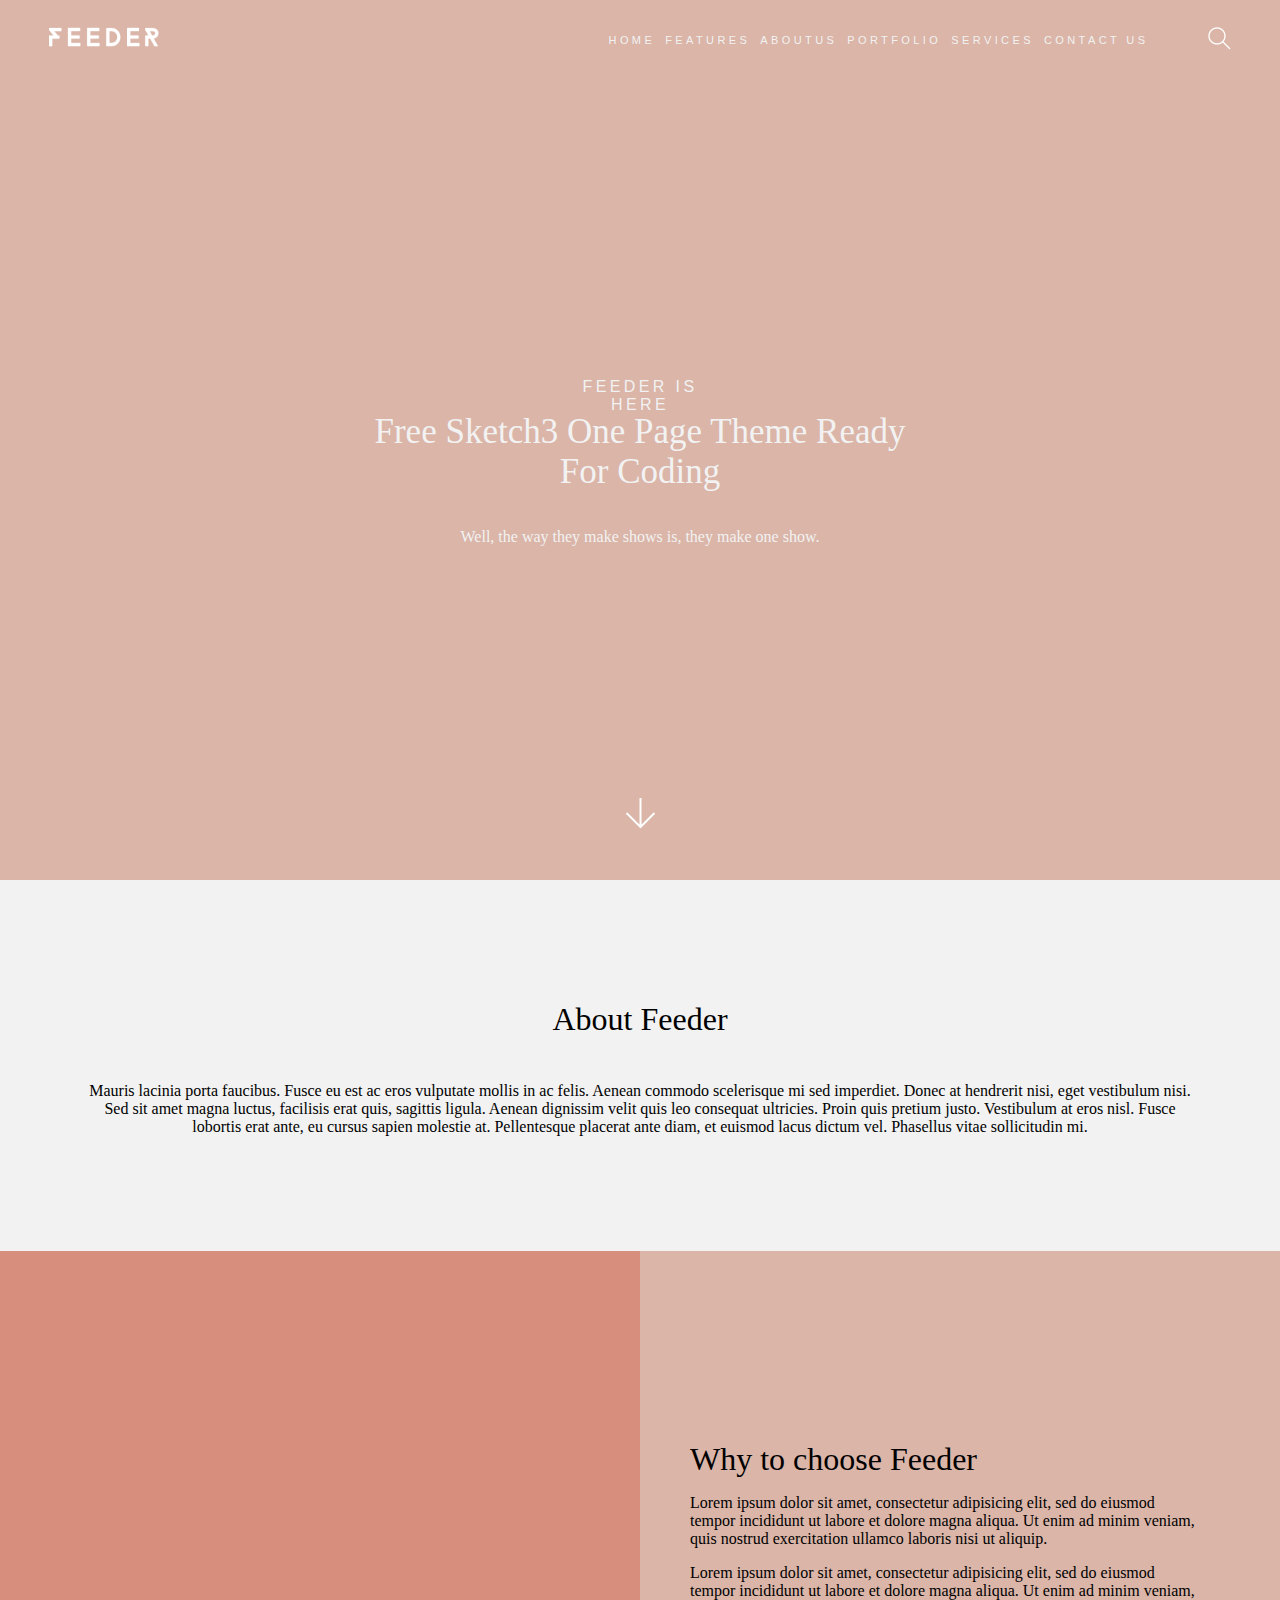
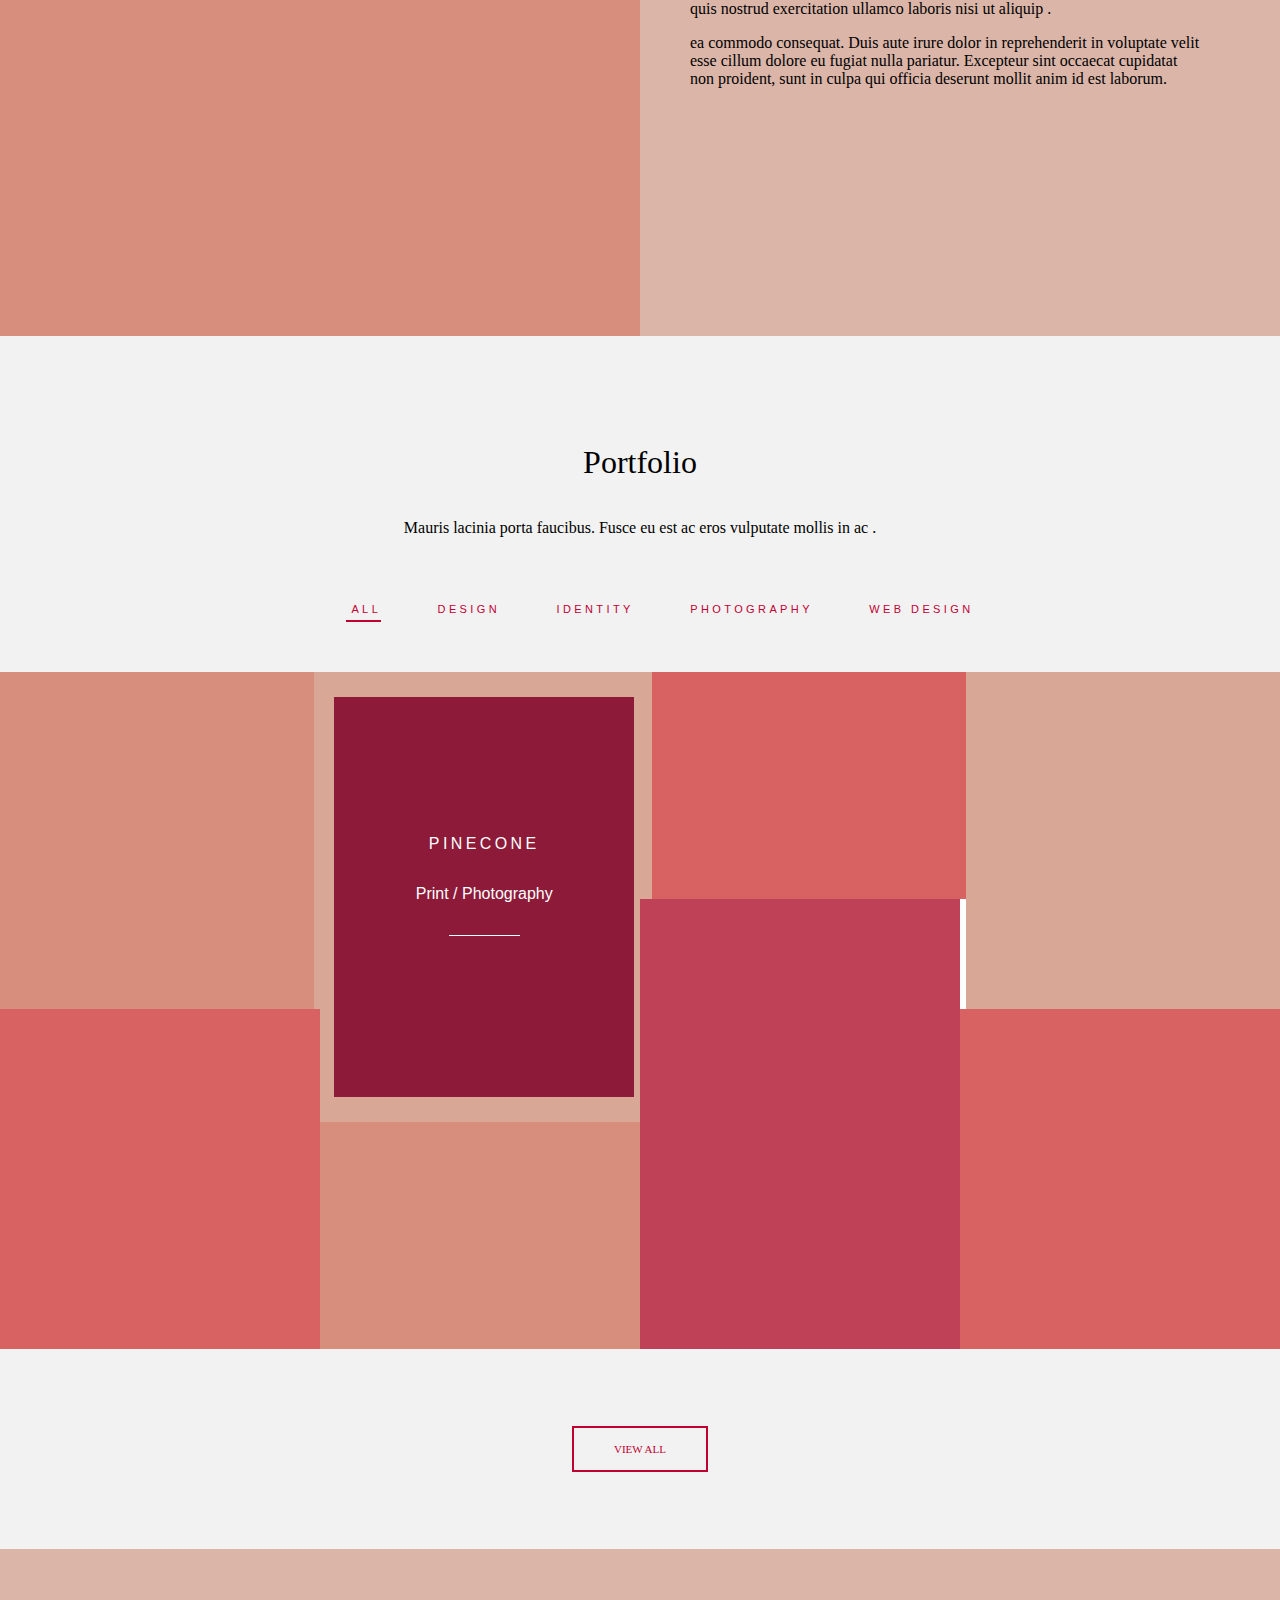
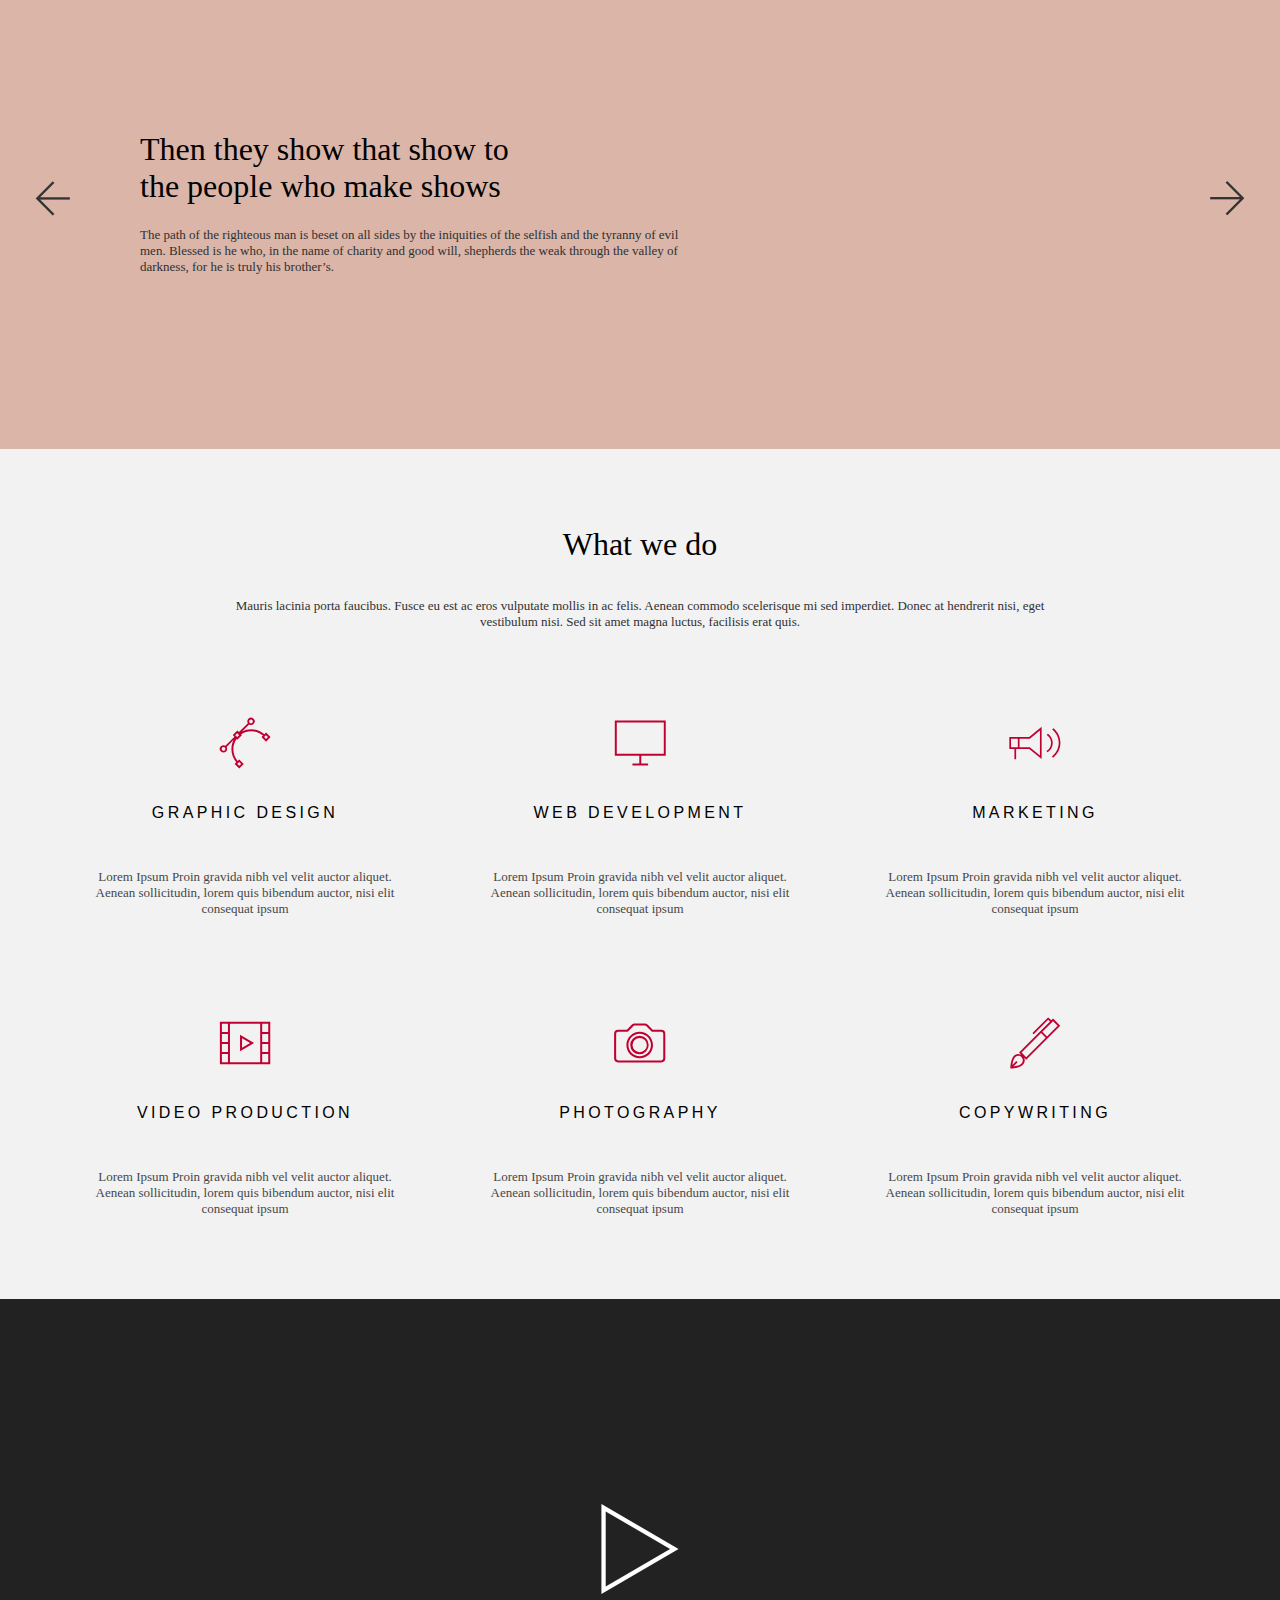
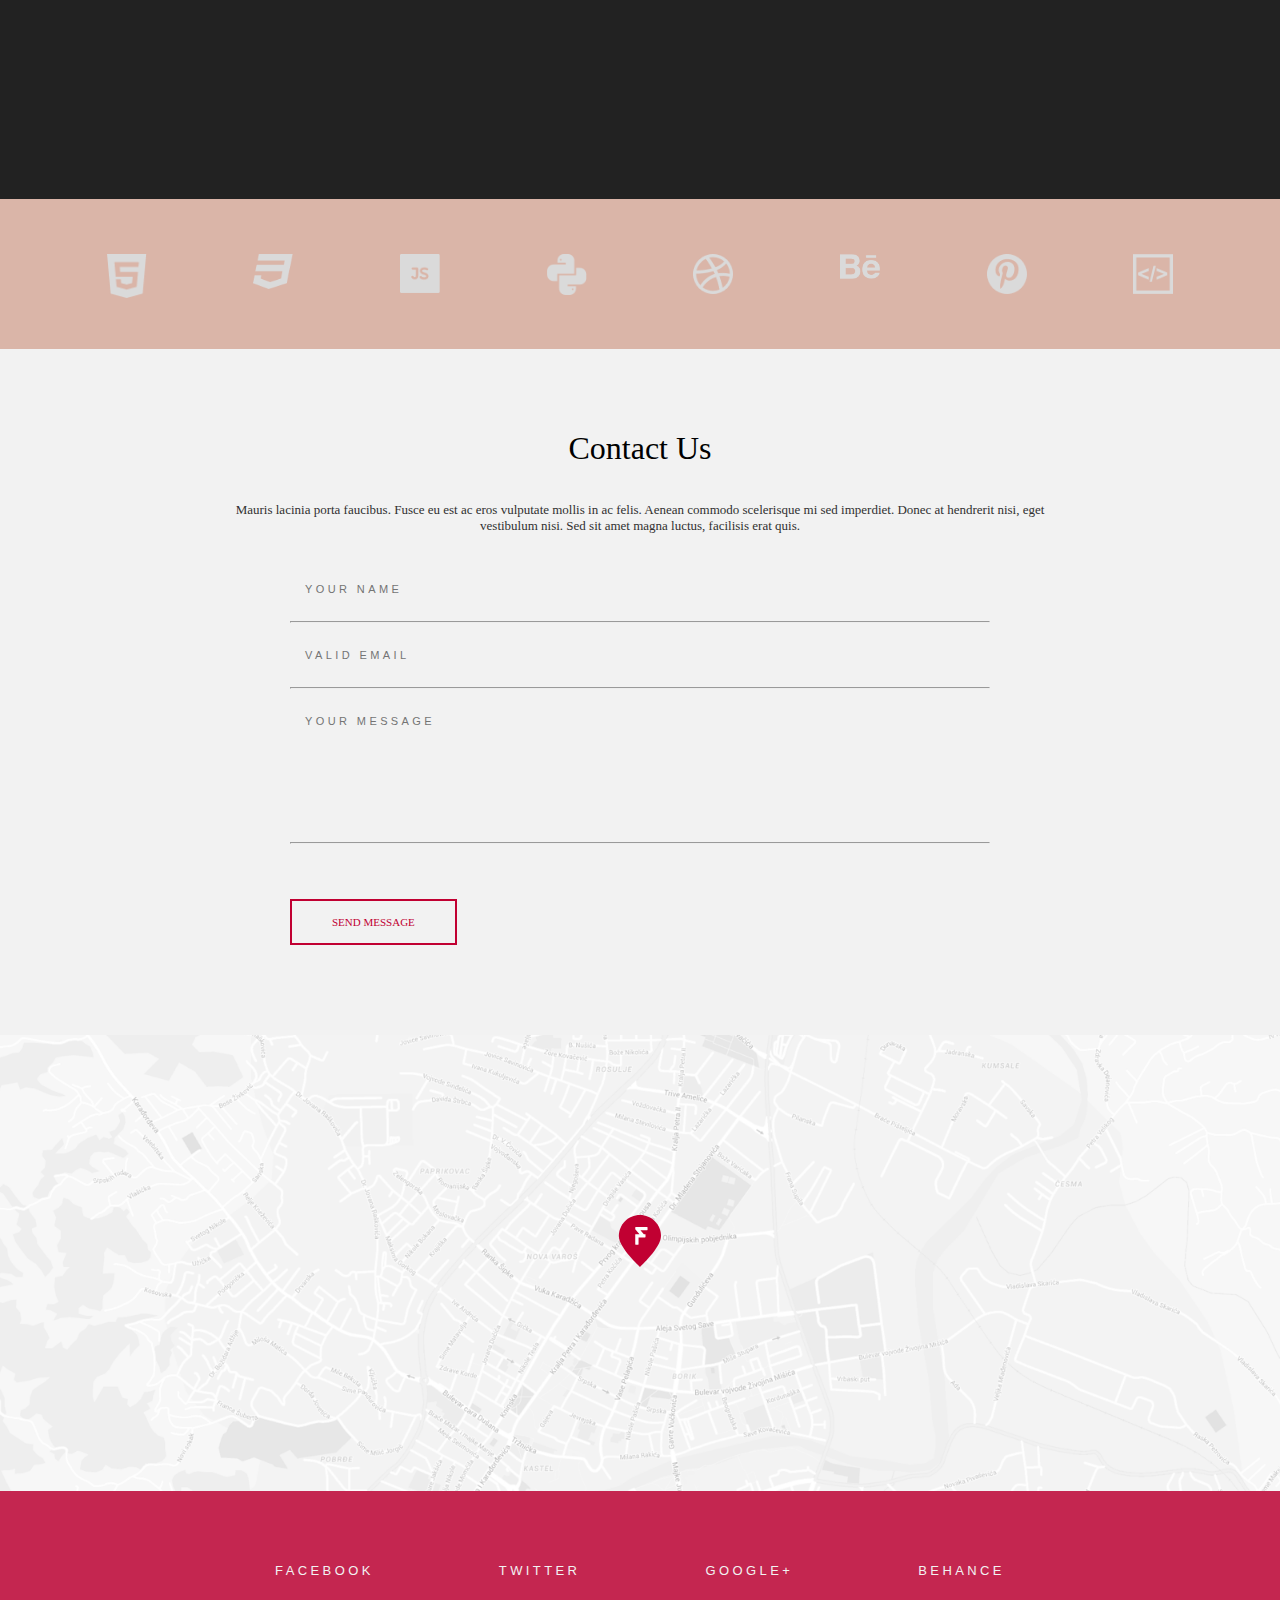
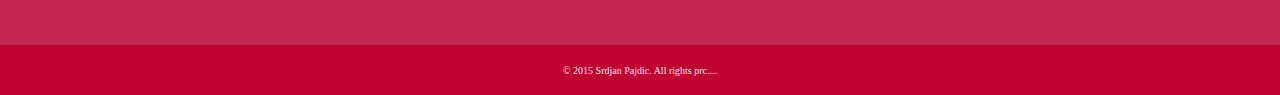
<file: Proyecto1/index.html>
<!DOCTYPE html>
<html lang="en">
  <head>
    <meta charset="UTF-8" />
    <meta name="viewport" content="width=device-width, initial-scale=1.0" />
    <meta http-equiv="X-UA-Compatible" content="ie=edge" />
    <link rel="stylesheet" href="style.css" />
    <title>Document</title>
  </head>
  <body>
    <!-- Barra superior -->
    <nav>
      <div class="feeder-logo">
        <img src="./Imagenes/feeder-logo.png" alt="Logo Feeder" />
      </div>
      <div class="contenedor-lista">
        <ul class="lista">
          <li><a href="">HOME</a></li>
          <li><a href=""> FEATURES</a></li>
          <li><a href="">ABOUTUS</a></li>
          <li><a href="">PORTFOLIO</a></li>
          <li><a href="">SERVICES</a></li>
          <li><a href="">CONTACT US</a></li>
        </ul>
      </div>
      <div><img src="./Imagenes/search.png" alt="Search" /></div>
    </nav>
    <!-- Barra superior -->

    <!-- Encabezado -->
    <header>
      <div id="p1">FEEDER IS HERE</div>
      <div id="p2">Free Sketch3 One Page Theme Ready For Coding</div>
      <div id="p3">Well, the way they make shows is, they make one show.</div>
      <div id="arrow">
        <img src="./Imagenes/arrow-down.png" alt="Flecha abajo" />
      </div>
    </header>
    <!-- Encabezado -->

    <!-- About -->
    <section class="about">
      <h1>About Feeder</h1>
      <p>
        Mauris lacinia porta faucibus. Fusce eu est ac eros vulputate mollis in
        ac felis. Aenean commodo scelerisque mi sed imperdiet. Donec at
        hendrerit nisi, eget vestibulum nisi. Sed sit amet magna luctus,
        facilisis erat quis, sagittis ligula. Aenean dignissim velit quis leo
        consequat ultricies. Proin quis pretium justo. Vestibulum at eros nisl.
        Fusce lobortis erat ante, eu cursus sapien molestie at. Pellentesque
        placerat ante diam, et euismod lacus dictum vel. Phasellus vitae
        sollicitudin mi.
      </p>
    </section>
    <!-- About -->

    <!-- Why choose -->
    <section class="why">
      <div class="izquierda"></div>
      <div class="derecha">
        <div class="text-why">
          <h1>Why to choose Feeder</h1>
          <p>
            Lorem ipsum dolor sit amet, consectetur adipisicing elit, sed do
            eiusmod tempor incididunt ut labore et dolore magna aliqua. Ut enim
            ad minim veniam, quis nostrud exercitation ullamco laboris nisi ut
            aliquip.
          </p>

          <p>
            Lorem ipsum dolor sit amet, consectetur adipisicing elit, sed do
            eiusmod tempor incididunt ut labore et dolore magna aliqua. Ut enim
            ad minim veniam, quis nostrud exercitation ullamco laboris nisi ut
            aliquip .
          </p>
          <p>
            ea commodo consequat. Duis aute irure dolor in reprehenderit in
            voluptate velit esse cillum dolore eu fugiat nulla pariatur.
            Excepteur sint occaecat cupidatat non proident, sunt in culpa qui
            officia deserunt mollit anim id est laborum.
          </p>
        </div>
      </div>
    </section>
    <!-- Why choose -->

    <!-- Portfolio -->
    <section class="portfolio">
      <div class="text-portfolio">
        <h1>Portfolio</h1>
        <p>
          Mauris lacinia porta faucibus. Fusce eu est ac eros vulputate mollis
          in ac .
        </p>
      </div>
      <div class="selector">
        <ul>
          <li id="all">ALL</li>
          <li>DESIGN</li>
          <li>IDENTITY</li>
          <li>PHOTOGRAPHY</li>
          <li>WEB DESIGN</li>
        </ul>
      </div>
    </section>
    <!-- Portfolio -->

    <!-- Cuadraditos -->
    <section>
      <div class="cuadraditos">
        <div class="section-top">
          <div class="square-one"></div>
          <div class="square-two">
            <div class="into-square">
              <p id="pinecone">PINECONE</p>
              <p>Print / Photography</p>
              <p id="print">HolaChau</p>
            </div>
          </div>
          <div class="square-three"></div>
          <div class="square-four"></div>
        </div>
        <div class="section-bottom">
          <div class="square-five"></div>
          <div class="square-six"></div>
          <div class="square-seven"></div>
          <div class="square-eight"></div>
        </div>
      </div>
    </section>
    <!-- Cuadraditos -->

    <!-- View All -->
    <section>
      <div class="view-all">
        <button class="view" type="submit">VIEW ALL</button>
      </div>
    </section>
    <!-- View All -->

    <!-- They show -->
    <section class="they-show">
      <div class="arrow-left">
        <img
          src="./Imagenes/arrow-left.png"
          alt="Flecha apuntando a la izquierda"
        />
      </div>

      <div class="text-show">
        <h1>Then they show that show to the people who make shows</h1>
        <p>
          The path of the righteous man is beset on all sides by the iniquities
          of the selfish and the tyranny of evil men. Blessed is he who, in the
          name of charity and good will, shepherds the weak through the valley
          of darkness, for he is truly his brother’s.
        </p>
      </div>
      <div class="arrow-right">
        <img
          src="./Imagenes/arrow-right.png"
          alt="Flecha apuntando a la derecha"
        />
      </div>
    </section>
    <!-- They show -->

    <!-- What we do -->
    <section class="what-we-do">
      <div class="text-what">
        <h1>
          What we do
        </h1>
        <p>
          Mauris lacinia porta faucibus. Fusce eu est ac eros vulputate mollis
          in ac felis. Aenean commodo scelerisque mi sed imperdiet. Donec at
          hendrerit nisi, eget vestibulum nisi. Sed sit amet magna luctus,
          facilisis erat quis.
        </p>
      </div>
    </section>
    <!-- What we do -->

    <!-- Tarjetas -->
    <section>
      <div class="container-cards">
        <!-- Vector 1 -->
        <div class="card">
          <svg
            xmlns="http://www.w3.org/2000/svg"
            width="48"
            height="47"
            viewBox="0 0 48 47"
          >
            <g fill="none" fill-rule="">
              <path
                d="M43.417 13.787l-1.536 1.536A18.318 18.318 0 0 0 29.85 10.8c-2.987 0-5.973.768-8.533 2.133l6.485-6.485a3.08 3.08 0 0 0 1.707.512c.853 0 1.708-.34 2.39-1.024a3.4 3.4 0 0 0 0-4.864C31.213.389 30.36.048 29.507.048c-.852 0-1.707.34-2.388 1.024-1.11 1.195-1.28 2.9-.512 4.18l-8.192 8.193-1.536-1.536-4.181 4.18 1.536 1.537-8.363 8.363a3.08 3.08 0 0 0-1.708-.512c-.852 0-1.707.34-2.388 1.024a3.4 3.4 0 0 0 0 4.864c.683.597 1.536.939 2.388.939.853 0 1.708-.34 2.39-1.024 1.108-1.109 1.28-2.816.511-4.18l6.485-6.486c-3.413 6.572-2.645 14.764 2.389 20.565L14.403 42.8l4.267 4.18 4.18-4.18-4.18-4.18-1.451 1.45c-4.949-5.803-5.205-14.164-1.024-20.308l.683.683 4.267-4.181-.768-.683c2.731-1.963 6.06-2.987 9.472-2.987 4.011 0 7.765 1.45 10.837 4.01l-1.536 1.452 4.267 4.18 4.181-4.18-4.18-4.267v-.002zM20.462 42.8l-1.792 1.792-1.792-1.792 1.792-1.792 1.792 1.792zm7.851-40.448c.341-.34.768-.512 1.195-.512.428 0 .853.171 1.196.512.683.683.683 1.707 0 2.389-.341.34-.768.512-1.196.512a1.69 1.69 0 0 1-1.195-.512c-.683-.597-.683-1.707 0-2.389zM5.358 30.085c-.34.34-.768.512-1.195.512a1.69 1.69 0 0 1-1.195-.512c-.341-.256-.512-.683-.512-1.195 0-.428.17-.853.512-1.196a1.68 1.68 0 0 1 1.195-.512c.427 0 .853.172 1.195.512.683.684.683 1.792 0 2.39zm11.435-12.032l-1.792-1.792 1.792-1.792 1.792 1.792-1.792 1.792zm26.624 1.792l-1.792-1.792 1.792-1.792 1.792 1.792-1.792 1.792z"
                fill="#c10032"
              />
            </g>
          </svg>
          <p class="title">GRAPHIC DESIGN</p>
          <p class="description">
            Lorem Ipsum Proin gravida nibh vel velit auctor aliquet. Aenean
            sollicitudin, lorem quis bibendum auctor, nisi elit consequat ipsum
          </p>
        </div>

        <!-- Vector 2 -->
        <div class="card">
          <svg
            xmlns="http://www.w3.org/2000/svg"
            width="46"
            height="40"
            viewBox="0 0 46 40"
          >
            <g fill="none" fill-rule="evenodd">
              <path
                d="M45.774 31.263V.076H.724v31.187h21.658v6.93h-6.064v1.733h13.861v-1.733h-6.064v-6.93H45.773zM2.458 1.806h41.584V29.53H2.458V1.806z"
                fill="#c10032"
              />
            </g>
          </svg>

          <p class="title">WEB DEVELOPMENT</p>
          <p class="description">
            Lorem Ipsum Proin gravida nibh vel velit auctor aliquet. Aenean
            sollicitudin, lorem quis bibendum auctor, nisi elit consequat ipsum
          </p>
        </div>

        <!-- Vector 3 -->
        <div class="card">
          <svg
            xmlns="http://www.w3.org/2000/svg"
            width="53"
            height="34"
            viewBox="0 0 53 34"
          >
            <g fill="none" fill-rule="evenodd">
              <path
                d="M.34 11.013v12.129h5.2v10.396H7.27V23.142H20.6l12.655 10.24V.462L20.52 11.012H.34zm1.735 10.395v-8.663h6.93v8.663h-6.93zm19.55-9.061l9.896-8.2v25.604l-10.309-8.342H10.736v-8.662h10.406l.482-.399.001-.001zM45.246 1.99L44 3.234c4.054 3.174 6.675 8.101 6.675 13.637 0 5.685-2.764 10.724-7.005 13.884l1.254 1.255c4.549-3.482 7.485-8.967 7.485-15.139 0-6.022-2.798-11.39-7.161-14.883h-.002z"
                fill="#c10032"
              />
              <path
                d="M39.679 7.575l-1.26 1.26c2.675 1.69 4.461 4.663 4.461 8.055 0 3.54-1.945 6.63-4.82 8.272l1.263 1.263c3.174-1.992 5.291-5.512 5.291-9.535 0-3.875-1.956-7.289-4.933-9.315h-.002z"
                fill="#c10032"
              />
            </g>
          </svg>

          <p class="title">MARKETING</p>
          <p class="description">
            Lorem Ipsum Proin gravida nibh vel velit auctor aliquet. Aenean
            sollicitudin, lorem quis bibendum auctor, nisi elit consequat ipsum
          </p>
        </div>
      </div>
      <div class="container-cards">
        <!-- Vector 4 -->
        <div class="card">
          <svg
            xmlns="http://www.w3.org/2000/svg"
            width="44"
            height="36"
            viewBox="0 0 44 36"
          >
            <g fill="none" fill-rule="evenodd">
              <path
                d="M.75.1v35.798h42.617V.1H.75zm6.819 34.095H2.455v-6.819h5.114v6.819zm0-8.523H2.455v-6.819h5.114v6.819zm0-8.524H2.455V10.33h5.114v6.818zm0-8.523H2.455V1.807h5.114v6.818zm27.274 2.84v22.73H9.273V1.807h25.57v9.659zm6.82 22.73h-5.114v-6.819h5.114v6.819zm0-8.523h-5.114v-6.819h5.114v6.819zm0-8.524h-5.114V10.33h5.114v6.818zm0-8.523h-5.114V1.807h5.114v6.818z"
                fill="#c10032"
              />
              <path
                d="M17.796 11.11v13.778L29.73 18l-11.933-6.89zm1.705 2.953L26.319 18l-6.818 3.937V14.063z"
                fill="#c10032"
              />
            </g>
          </svg>
          <p class="title">VIDEO PRODUCTION</p>
          <p class="description">
            Lorem Ipsum Proin gravida nibh vel velit auctor aliquet. Aenean
            sollicitudin, lorem quis bibendum auctor, nisi elit consequat ipsum
          </p>
        </div>

        <!-- Vector 5 -->
        <div class="card">
          <svg
            xmlns="http://www.w3.org/2000/svg"
            width="44"
            height="34"
            viewBox="0 0 44 34"
          >
            <g fill="none" fill-rule="evenodd">
              <path
                d="M39.942 5.737h-7.166l-4.167-4.176c-.005-.005-.01-.008-.013-.013l-.008-.007a3.45 3.45 0 0 0-2.436-1H17.49a3.447 3.447 0 0 0-2.538 1.119l-.003-.01-4.08 4.089H3.554A3.465 3.465 0 0 0 .09 9.205v20.792a3.466 3.466 0 0 0 3.465 3.466H39.94a3.466 3.466 0 0 0 3.466-3.466V9.205a3.466 3.466 0 0 0-3.466-3.466l.002-.002zm1.734 24.258c0 .954-.779 1.732-1.734 1.732H3.556a1.735 1.735 0 0 1-1.732-1.732V9.203c0-.955.779-1.732 1.732-1.732h8.031l2.607-2.611.042.126 1.989-2.151a1.712 1.712 0 0 1 1.266-.564h8.663c.458 0 .89.177 1.23.513l4.673 4.685h7.885c.955 0 1.734.777 1.734 1.733v20.793z"
                fill="#c10032"
              />
              <path
                d="M21.75 7.471c-6.22 0-11.263 5.04-11.263 11.261 0 6.22 5.042 11.265 11.263 11.265 6.22 0 11.263-5.044 11.263-11.265 0-6.22-5.042-11.261-11.263-11.261zm0 20.792c-5.255 0-9.529-4.276-9.529-9.53 0-5.256 4.275-9.528 9.529-9.528s9.529 4.274 9.529 9.527c0 5.255-4.275 9.53-9.529 9.53z"
                fill="#c10032"
              />
              <path
                d="M21.75 10.936a7.798 7.798 0 1 0 .002 15.591 7.798 7.798 0 0 0-.002-15.591zm0 13.86a6.072 6.072 0 0 1-6.064-6.065 6.07 6.07 0 0 1 6.064-6.063 6.07 6.07 0 0 1 6.065 6.063 6.072 6.072 0 0 1-6.065 6.066z"
                fill="#c10032"
              />
            </g>
          </svg>

          <p class="title">PHOTOGRAPHY</p>
          <p class="description">
            Lorem Ipsum Proin gravida nibh vel velit auctor aliquet. Aenean
            sollicitudin, lorem quis bibendum auctor, nisi elit consequat ipsum
          </p>
        </div>

        <!-- Vector 6 -->
        <div class="card">
          <svg
            xmlns="http://www.w3.org/2000/svg"
            width="49"
            height="50"
            viewBox="0 0 49 50"
          >
            <g fill="none" fill-rule="evenodd">
              <path
                d="M48.753 8.428L41.845 1.52l-1.69 1.692L37.789.848a.867.867 0 0 0-1.225 0L22.527 14.886a.867.867 0 0 0 1.225 1.225L37.176 2.686l1.754 1.751L9.16 34.204l2.007 2.007a6.062 6.062 0 0 0-6.98 1.149c-.123.12-.24.25-.352.386a4.512 4.512 0 0 0-.159.2 3.551 3.551 0 0 0-.174.238c-.042.058-.084.117-.123.175C.86 42.147.747 49.391.747 49.391s.263.013.722.013c2.081 0 8.14-.284 11.311-3.455a6.074 6.074 0 0 0 1.148-6.982l2.143 2.143L48.754 8.427l-.001.001zm-37.2 36.298c-1.933 1.934-5.326 2.6-7.746 2.829l3.944-3.944-1.225-1.225-3.778 3.778c.307-2.31.92-5.112 2.08-6.853l.048-.07.042-.06c.038-.053.077-.11.143-.195.03-.037.057-.076.11-.136a4.314 4.314 0 0 1 3.312-1.537c1.16 0 2.25.451 3.07 1.272a4.35 4.35 0 0 1 0 6.14zM46.304 8.428L36.028 18.705l-4.46-4.458L41.846 3.971l4.459 4.457zm-15.96 7.043l4.458 4.457L16.07 38.661l-4.459-4.457 18.733-18.733z"
                fill="#c10032"
              />
            </g>
          </svg>

          <p class="title">COPYWRITING</p>
          <p class="description">
            Lorem Ipsum Proin gravida nibh vel velit auctor aliquet. Aenean
            sollicitudin, lorem quis bibendum auctor, nisi elit consequat ipsum
          </p>
        </div>
      </div>
    </section>
    <!-- Tarjetas -->

    <!-- Media -->
    <section>
      <div class="media">
        <div class="media-play">
          <svg
            class="media-play"
            xmlns="http://www.w3.org/2000/svg"
            width="56"
            height="64"
            viewBox="0 0 56 64"
          >
            <g fill="none" fill-rule="evenodd">
              <path
                fill="#FFF"
                d="M3.61 5.296L49.388 32 3.61 58.704V5.296zM.56-.014v64.025L55.44 31.997.56-.016v.002z"
              />
            </g>
          </svg>
        </div>
      </div>
    </section>
    <!-- Media -->

    <!-- Iconos -->
    <section>
      <div class="iconos">
        <div class="iconos-img">
          <img src="./Imagenes/html-3.png" alt="Logo de HTML" />
        </div>
        <div class="iconos-img">
          <img src="./Imagenes/css-1.png" alt="Logo de CSS" />
        </div>
        <div class="iconos-img">
          <img src="./Imagenes/fileformat-7.png" alt="JavaScript Logo" />
        </div>
        <div class="iconos-img">
          <img src="./Imagenes/snakes.png" alt="Logo de Serpientes" />
        </div>
        <div class="iconos-img">
          <img src="./Imagenes/dribbble-11.png" alt="Logo de Navegación" />
        </div>
        <div class="iconos-img">
          <img src="./Imagenes/behance-2.png" alt="Logo de Behance" />
        </div>
        <div class="iconos-img">
          <img src="./Imagenes/pinterest-11.png" alt="Logo de Pinterest" />
        </div>
        <div class="iconos-img">
          <img src="./Imagenes/html-25.png" alt="Logo de Simbolos" />
        </div>
      </div>
    </section>
    <!-- Iconos -->

    <!-- Contact Us-->
    <section>
      <div class="contact-us">
        <div class="contact-text">
          <h1>Contact Us</h1>
          <p>
            Mauris lacinia porta faucibus. Fusce eu est ac eros vulputate mollis
            in ac felis. Aenean commodo scelerisque mi sed imperdiet. Donec at
            hendrerit nisi, eget vestibulum nisi. Sed sit amet magna luctus,
            facilisis erat quis.
          </p>
        </div>
        <div class="contact-data">
          <p>YOUR NAME</p>
          <hr />
          <p>VALID EMAIL</p>
          <hr />
          <p>YOUR MESSAGE</p>
          <hr class="last-hr" />
          <button class="contact-button" type="submit">SEND MESSAGE</button>
        </div>
      </div>
    </section>
    <!-- Contact Us -->

    <!-- Map -->
    <section>
      <div class="map">
        <img src="./Imagenes/map-bg.png" alt="Mapa de la Ciudad" />
      </div>
      <div class="location">
        <svg
          xmlns="http://www.w3.org/2000/svg"
          width="57"
          height="70"
          viewBox="0 0 57 70"
        >
          <g fill="none" fill-rule="evenodd">
            <path
              d="M28.396 70s28.396-25.921 28.396-41.604S44.08 0 28.396 0C12.713 0 0 12.713 0 28.396 0 44.08 28.396 70 28.396 70z"
              fill="#c10032"
            />
            <path
              fill="#FFF"
              d="M38.66 19.817c0 .294-.302.588-.498.588h-9.093l4.645 5.431h1.508c.407 0 .708.192.708.486v3.253c0 .294-.301.589-.708.589h-8.67v9.17c0 .294-.197.588-.499.588h-3.347c-.302 0-.603-.294-.603-.589V25.836h5.76l-5.76-6.8v-2.37c0-.294.301-.588.603-.588h15.44c.302 0 .498.294.498.589l.016 3.15z"
            />
          </g>
        </svg>
      </div>
    </section>
    <!-- Map -->

    <!-- Footer -->
    <footer>
      <div class="redes">
        <p>FACEBOOK</p>
        <p>TWITTER</p>
        <p>GOOGLE+</p>
        <p>BEHANCE</p>
      </div>
      <div class="derechos">© 2015 Srdjan Pajdic. All rights prc....</div>
    </footer>
    <!-- Footer -->
  </body>
</html>
</file>
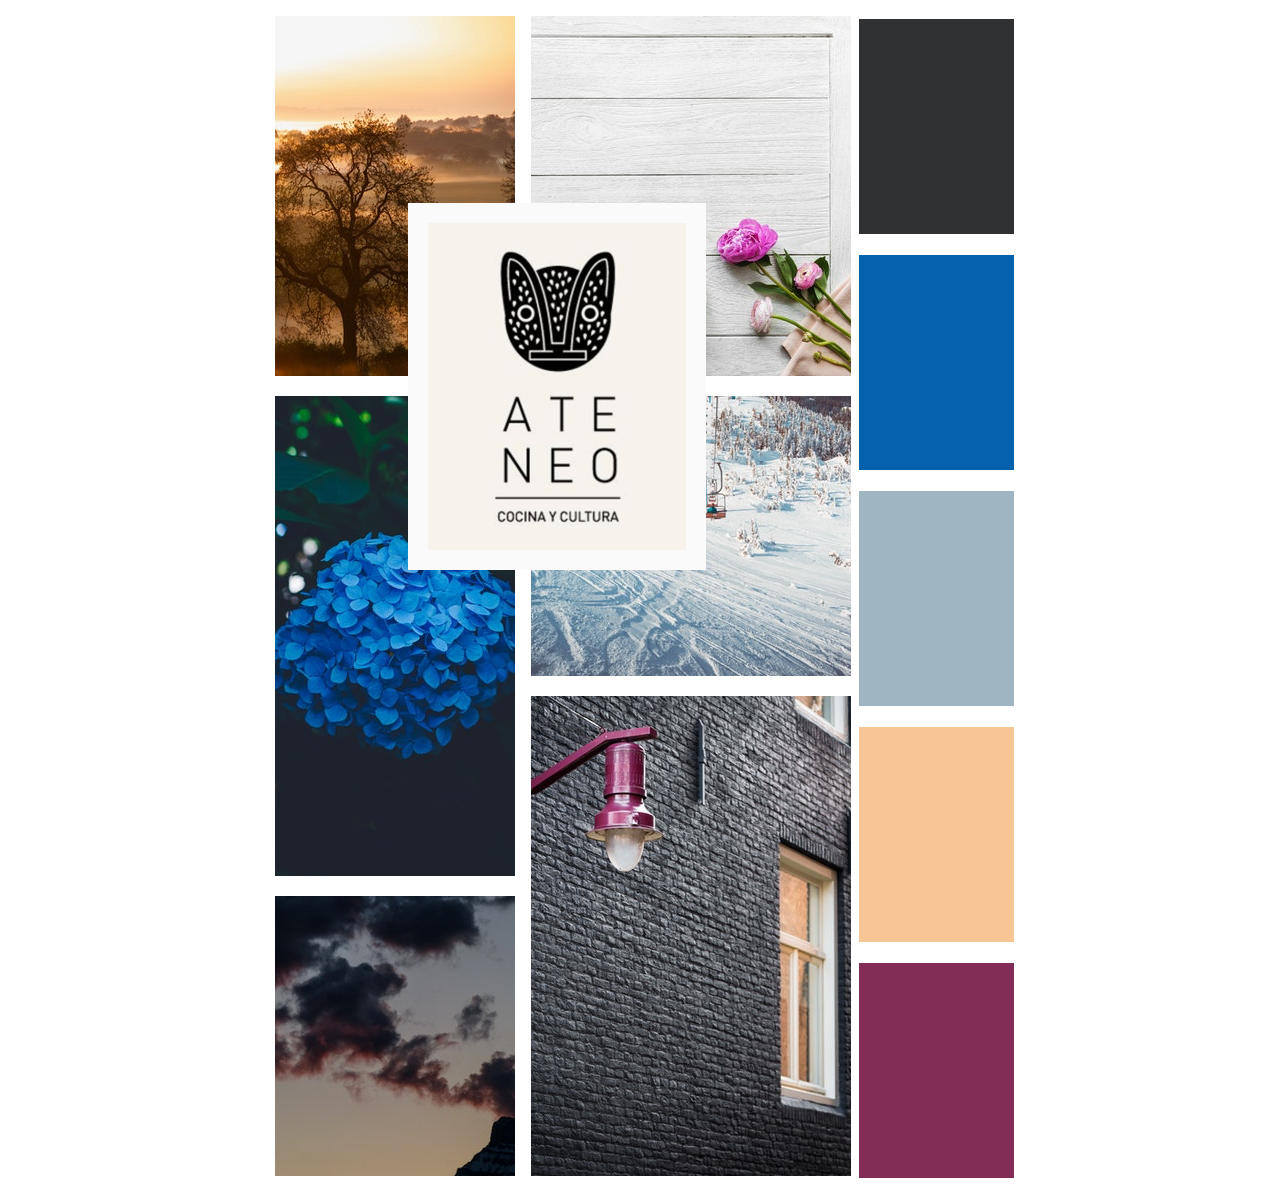
<file: Proyecto2/index.html>
<!DOCTYPE html>
<html lang="en">
  <head>
    <meta charset="UTF-8" />
    <meta name="viewport" content="width=device-width, initial-scale=1.0" />
    <meta http-equiv="X-UA-Compatible" content="ie=edge" />
    <link rel="stylesheet" href="style.css" />
    <title>Document</title>
  </head>
  <body>
    <div class="main">
      <!-- Columna 1 -->
      <div class="column-one">
        <div><img src="./Imagenes/img-m-1.png" alt="Paisaje con árbol" /></div>
        <div><img src="./Imagenes/img-l-2.png" alt="Flores azules" /></div>
        <div><img src="./Imagenes/img-s-1.png" alt="Cielo con nubes" /></div>
      </div>
      <!-- Columna 1 -->

      <!-- Columna 2 -->
      <div class="column-two">
        <div>
          <img
            src="./Imagenes/img-m-3.png"
            alt="Taza de té con flores de color rosa"
          />
        </div>
        <div>
          <img
            src="./Imagenes/img-m-2.png"
            alt="Paisaje nieve y personas en aerosilla"
          />
        </div>
        <div>
          <img src="./Imagenes/img-l-1.png" alt="Farol de una casa antigua" />
        </div>
      </div>
      <!-- Columna 2 -->

      <!-- Columna 3 -->
      <div class="column-three">
        <div class="color-one"></div>
        <div class="color-two"></div>
        <div class="color-three"></div>
        <div class="color-four"></div>
        <div class="color-five"></div>
      </div>
      <!-- Columna 3 -->
    </div>

    <!-- Logo Flotando -->
    <div class="logo">
      <img src="./Imagenes/1.png" alt="" />
    </div>
    <!-- Logo Flotando -->
  </body>
</html>
</file>
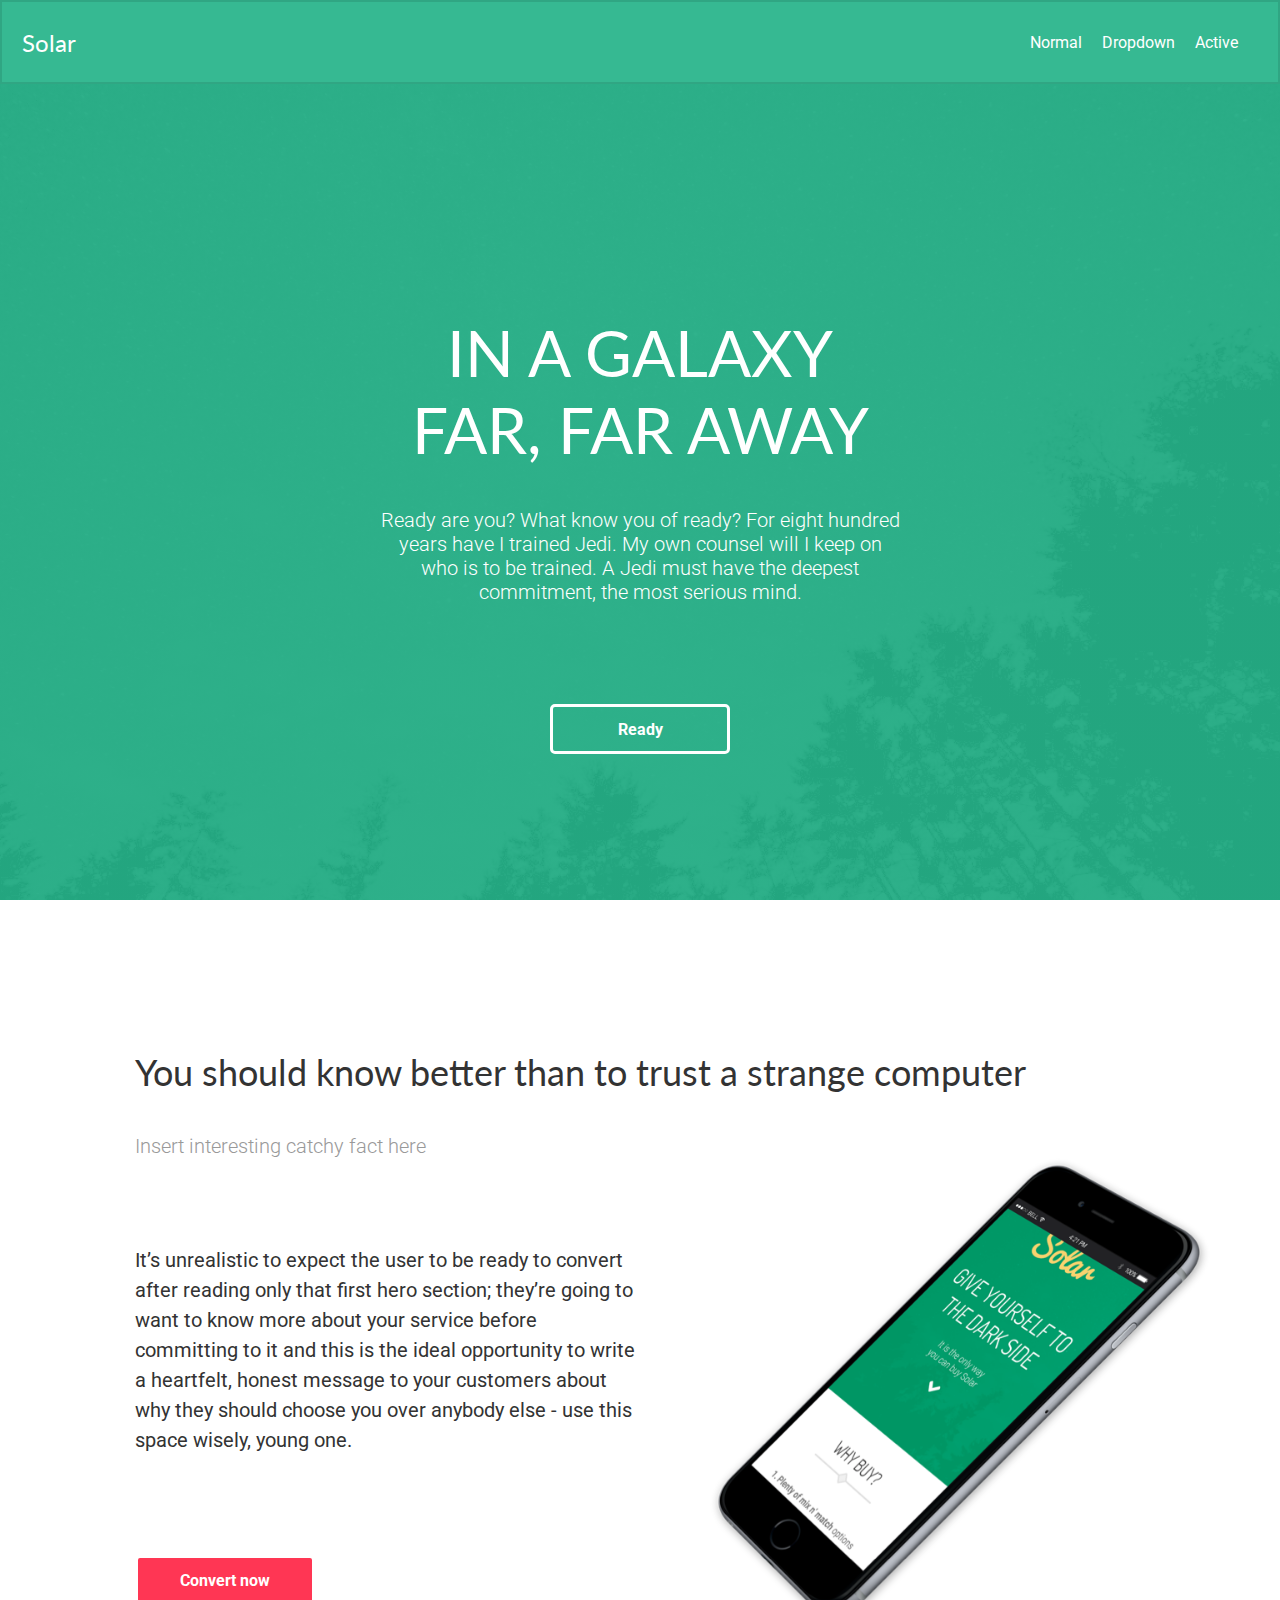
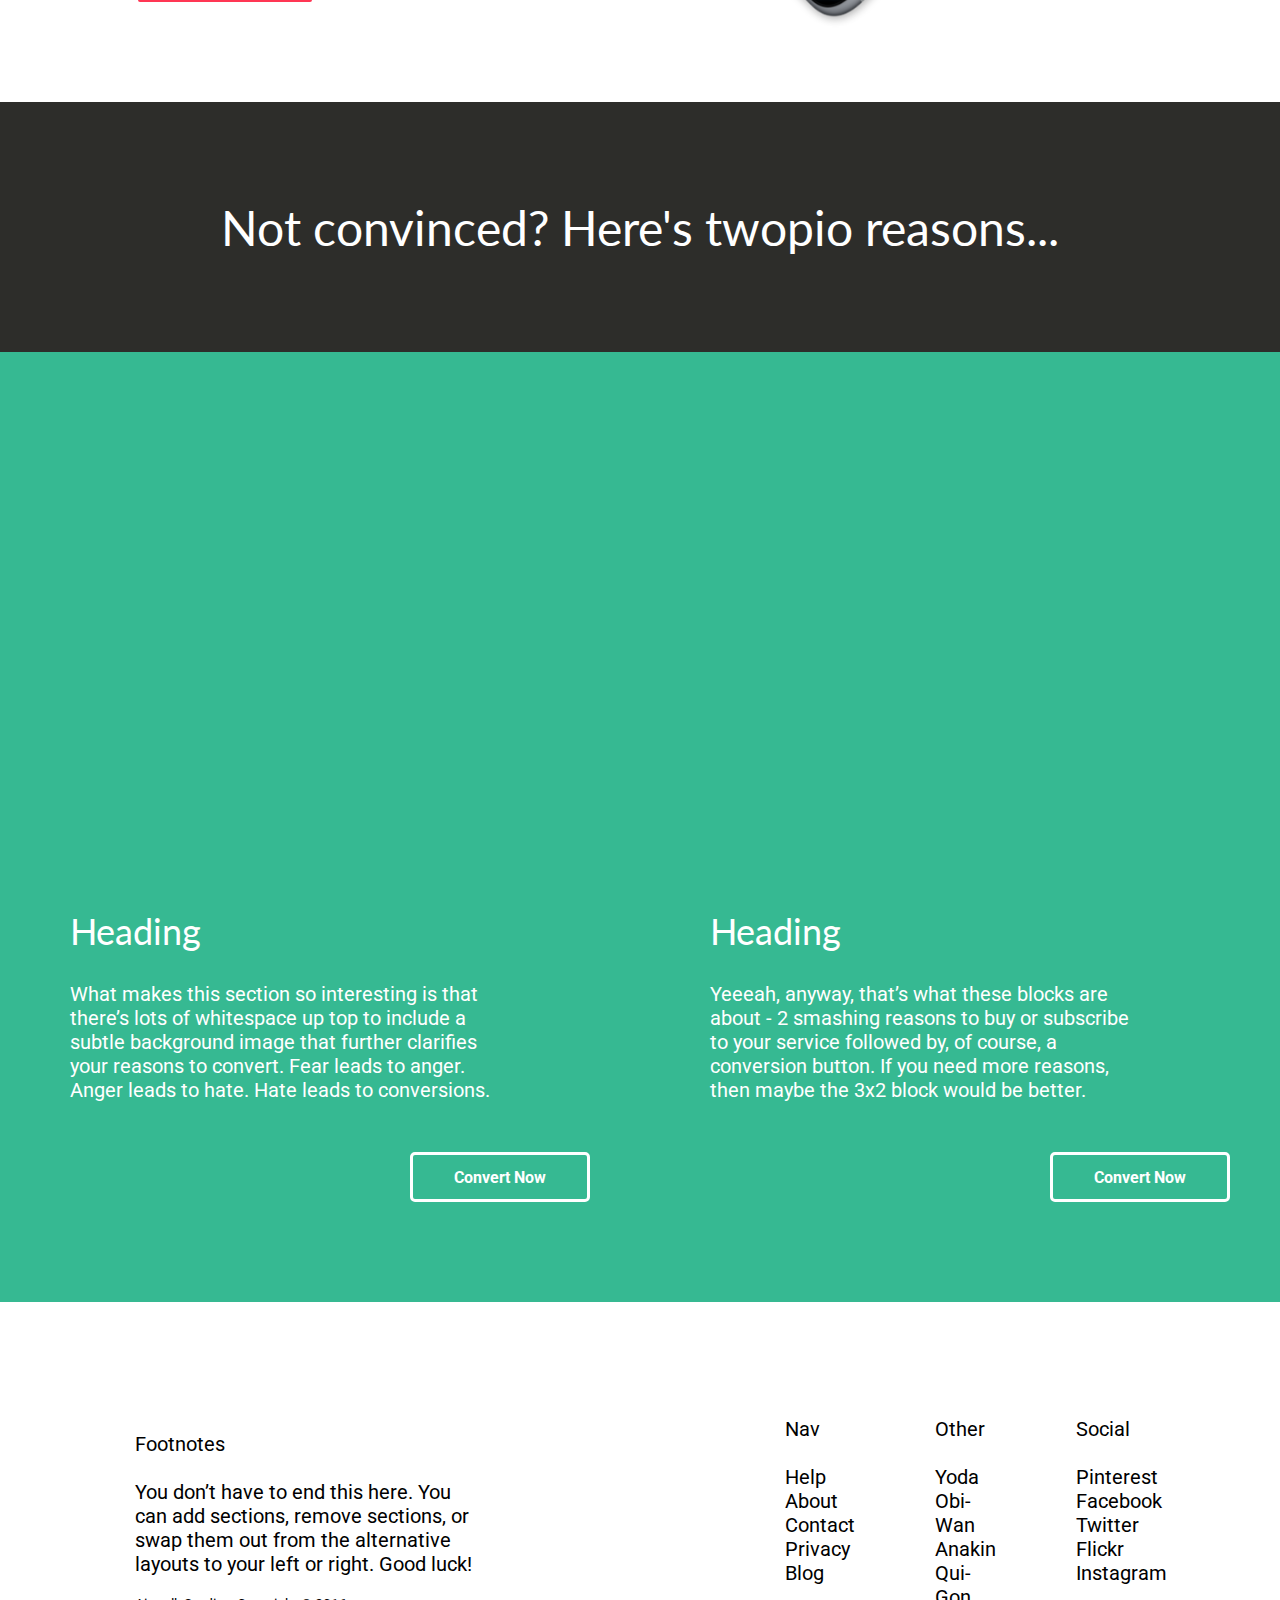
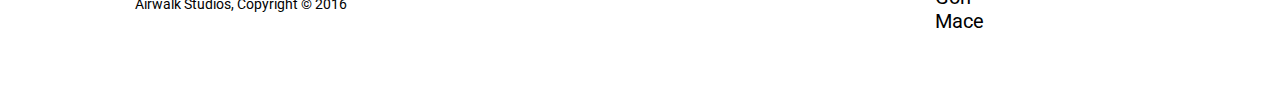
<file: Proyecto3/index.html>
<!DOCTYPE html>
<html lang="en">
  <head>
    <meta charset="UTF-8" />
    <meta name="viewport" content="width=device-width, initial-scale=1.0" />
    <meta http-equiv="X-UA-Compatible" content="ie=edge" />
    <link rel="stylesheet" href="style.css" />
    <title>Document</title>
  </head>
  <body>
    <div class="header-container">
      <nav>
        <div class="header-logo">Solar</div>
        <div class="header-menu">
          <ul>
            <li>Normal</li>
            <li>Dropdown</li>
            <li>Active</li>
          </ul>
        </div>
      </nav>
      <header>
        <div class="title">IN A GALAXY FAR, FAR AWAY</div>
        <div class="description">
          Ready are you? What know you of ready? For eight hundred years have I
          trained Jedi. My own counsel will I keep on who is to be trained. A
          Jedi must have the deepest commitment, the most serious mind.
        </div>
        <button>Ready</button>
      </header>
    </div>

    <section class="product-description">
      <div class="title">
        You should know better than to trust a strange computer
      </div>
      <div class="subtitle">
        Insert interesting catchy fact here
      </div>
      <div class="description">
        <div class="text">
          <p>
            It’s unrealistic to expect the user to be ready to convert after
            reading only that first hero section; they’re going to want to know
            more about your service before committing to it and this is the
            ideal opportunity to write a heartfelt, honest message to your
            customers about why they should choose you over anybody else - use
            this space wisely, young one.
          </p>
          <button>Convert now</button>
        </div>
        <div class="image">
          <img src="./Imagenes/app-mockup.png" alt="Phone with app" />
        </div>
      </div>
    </section>
    <section class="banner">
      Not convinced? Here's twopio reasons...
    </section>

    <section class="heading">
      <div class="card">
        <div class="title-heading">Heading</div>

        <div class="description-heading">
          What makes this section so interesting is that there’s lots of
          whitespace up top to include a subtle background image that further
          clarifies your reasons to convert. Fear leads to anger. Anger leads to
          hate. Hate leads to conversions.
        </div>
        <button>Convert Now</button>
      </div>

      <div class="card">
        <div class="title-heading">Heading</div>

        <div class="description-heading">
          Yeeeah, anyway, that’s what these blocks are about - 2 smashing
          reasons to buy or subscribe to your service followed by, of course, a
          conversion button. If you need more reasons, then maybe the 3x2 block
          would be better.
        </div>
        <button>Convert Now</button>
      </div>
    </section>

    <footer>
      <div class="footnotes-container">
        <p>
          Footnotes
          <br />
          <br />
          You don’t have to end this here. You can add sections, remove
          sections, or swap them out from the alternative layouts to your left
          or right. Good luck!
        </p>
        <p class="copy">Airwalk Studios, Copyright © 2016</p>
      </div>

      <div class="lists">
        <div class="list-one">
          <ul>
            <li>Nav</li>
            <br />
            <li>Help</li>
            <li>About</li>
            <li>Contact</li>
            <li>Privacy</li>
            <li>Blog</li>
          </ul>
        </div>

        <div class="list-two">
          <ul>
            <li>Other</li>
            <br />
            <li>Yoda</li>
            <li>Obi-Wan</li>
            <li>Anakin</li>
            <li>Qui-Gon</li>
            <li>Mace</li>
          </ul>
        </div>

        <div class="list-three">
          <ul>
            <li>Social</li>
            <br />
            <li>Pinterest</li>
            <li>Facebook</li>
            <li>Twitter</li>
            <li>Flickr</li>
            <li>Instagram</li>
          </ul>
        </div>
      </div>
    </footer>
  </body>
</html>
</file>
<file: Proyecto1/style.css>
body {
  margin: 0;
}

/* Barra superior */
nav {
  background-color: #dab5a8;
  font-family: Helvetica;
  display: flex;
  justify-content: space-evenly;
  align-items: center;
  height: 80px;
}
nav div ul li a {
  color: #f2f2f2;
  text-decoration: none;
  font-size: 11px;
  letter-spacing: 3.4px;
}
.feeder-logo {
  width: 110px;
  height: 26px;
}
.lista {
  justify-content: space-evenly;
}
img {
  width: 100%;
  height: auto;
}
.contenedor-lista {
  width: 600px;
  margin-left: 350px;
}
.lista,
li,
a {
  display: flex;
}
li {
  flex-direction: row;
  justify-content: space-evenly;
}
/* Barra superior */

/* Encabezado */
header {
  background-color: #dab5a8;
  height: 800px;
  display: flex;
  justify-content: center;
  align-items: center;
  flex-direction: column;
  color: #f2f2f2;
}
#p1 {
  letter-spacing: 3.4px;
  font-family: Helvetica;
  width: 134px;
  height: 24px;
  text-align: center;
  margin-bottom: 10px;
}
#p2 {
  font-family: Verdana;
  width: 551px;
  height: 116px;
  font-size: 35px;
  text-align: center;
}
#p3 {
  font-family: Verdana;
  width: 393px;
  height: 20px;
  text-align: center;
}
#arrow {
  position: relative;
  bottom: -250px;
}
/* Encabezado */

/* About */
.about {
  font-family: "Segoe UI";
  background-color: #f2f2f2;
  height: 371px;
  display: flex;
  justify-content: center;
  align-items: center;
  flex-direction: column;
  text-align: center;
}
.about h1 {
  font-weight: normal;
  font-size: 32px;
  width: 196px;
  height: 44px;
}
.about p {
  margin-left: 80px;
  margin-right: 80px;
}
/* About */

/* Why Choose */
.why {
  display: flex;
}
.izquierda {
  background-color: #d88e7d;
  width: 100%;
  height: 685px;
}
.derecha {
  background-color: #dab5a8;
  width: 100%;
  height: 685px;
  text-align: center;
  font-family: "Segoe UI";
}
.derecha h1 {
  font-weight: normal;
  margin: 0;
  font-size: 32px;
}
.text-why {
  position: relative;
  top: 190px;
  right: -50px;
  text-align: initial;
  width: 513.3px;
  height: 320px;
}
/* Why Choose */

/* Portfolio */
.portfolio {
  display: flex;
  flex-direction: column;
  background-color: #f2f2f2;
}
.text-portfolio h1 {
  font-weight: normal;
  font-size: 32px;
}
.text-portfolio {
  display: flex;
  flex-direction: column;
  align-items: center;
  font-family: "Segoe UI";
  margin-top: 87px;
}
.selector {
  font-family: Helvetica;
}
.selector ul {
  display: flex;
  justify-content: space-evenly;
  margin-left: 250px;
  margin-right: 250px;
  margin-top: 50px;
  margin-bottom: 50px;
}
.selector li {
  font-size: 11px;
  letter-spacing: 3.4px;
  color: #c10032;
}
#all {
  border-bottom: 2px solid #c10032;
  padding-left: 5px;
  padding-bottom: 5px;
}
/* Portfolio */

/* Cuadraditos */
.cuadraditos {
  display: flex;
  flex-direction: column;
}
.section-top {
  display: flex;
}
.section-bottom {
  display: flex;
  height: 227px;
}
.square-one {
  width: 337.25px;
  height: 337.25px;
  background-color: #d88e7d;
}
.square-two {
  width: 337.25px;
  height: 450px;
  background-color: #d8a795;
}
.into-square {
  width: 300px;
  height: 400px;
  background-color: #8c1a38;
  color: white;
  font-family: Helvetica;
  text-align: center;
  display: flex;
  align-items: center;
  justify-content: center;
  flex-direction: column;
  margin: 20px;
  margin-top: 25px;
}
#pinecone {
  letter-spacing: 3.4px;
}
#print {
  border-top: 1px solid white;
  padding-bottom: 5px;
  color: #8c1a38;
}
.square-three {
  width: 337.25px;
  height: 227px;
  background-color: #d86161;
}
.square-four {
  width: 337.25px;
  height: 337.25px;
  background-color: #d8a795;
}
.square-five {
  width: 337.25px;
  height: 340.25px;
  background-color: #d86161;
  position: relative;
  top: -113px;
}
.square-six {
  width: 337.25px;
  height: 227px;
  background-color: #d88e7d;
}
.square-seven {
  width: 337.25px;
  height: 450px;
  background-color: #bf4158;
  position: relative;
  top: -223px;
}
.square-eight {
  width: 337.25px;
  height: 340.25px;
  background-color: #d86161;
  position: relative;
  top: -113px;
}
/* Cuadraditos */

/* View All */
.view-all {
  height: 200px;
  background-color: #f2f2f2;
  display: flex;
  justify-content: center;
  align-items: center;
}
.view {
  padding: 15px 40px 15px 40px;
  border: 2px solid #c10032;
  background-color: #f2f2f2;
  color: #c10032;
  font-size: 11px;
  font-family: Verdana;
}
/* View All */

/* They Show */
.they-show {
  height: 500px;
  background-color: #dab5a8;
  display: flex;
  align-items: center;
  justify-content: space-around;
}
.arrow-left {
  height: 35px;
  width: 35px;
}
.arrow-right {
  height: 35px;
  width: 35px;
}
.text-show {
  width: 1000px;
  font-family: Verdana;
}
.text-show h1 {
  font-weight: normal;
  width: 400px;
}
.text-show p {
  width: 550px;
  font-size: 13px;
  color: rgb(48, 48, 48);
}
/* They Show */

/* What we do */
.what-we-do {
  display: flex;
  justify-content: center;
  align-items: center;
  height: 250px;
  background-color: #f2f2f2;
}
.text-what {
  display: flex;
  flex-direction: column;
  text-align: center;
  font-family: Verdana;
  width: 850px;
}
.text-what h1 {
  font-weight: normal;
}
.text-what p {
  font-size: 13px;
  color: rgb(48, 48, 48);
}
/* What we do */

/* Tarjetas */
.container-cards {
  display: flex;
  justify-content: space-evenly;
  background-color: #f2f2f2;
  height: 300px;
}
svg {
  width: 52px;
  height: 52px;
}
.card {
  text-align: center;
  width: 300px;
  height: 250px;
  display: flex;
  flex-direction: column;
  justify-content: space-evenly;
  align-items: center;
}
.title {
  font-family: Helvetica;
  letter-spacing: 3.4px;
}
.description {
  font-family: Verdana;
  font-size: 13px;
  color: rgb(71, 71, 71);
}
/* Tarjetas */

/* Media */
.media {
  background-color: #222222;
  display: flex;
  justify-content: center;
  align-items: center;
  height: 500px;
}
.media-play {
  height: 90px;
  width: 90px;
}
/* Media */

/* Iconos */
.iconos {
  background-color: #dab5a8;
  height: 150px;
  display: flex;
  justify-content: space-evenly;
  align-items: center;
}
.iconos-img {
  width: 40px;
  height: 40px;
}
/* Iconos */

/* Contact Us */
.contact-us {
  background-color: #f2f2f2;
  display: flex;
  flex-direction: column;
  align-items: center;
}
.contact-text {
  display: flex;
  align-items: center;
  flex-direction: column;
  width: 840px;
  text-align: center;
  margin-top: 60px;
}
.contact-text h1 {
  font-weight: normal;
  font-family: Verdana;
}
.contact-text p {
  font-family: Verdana;
  font-size: 13px;
  color: rgb(48, 48, 48);
}
.contact-data {
  font-family: Helvetica;
  letter-spacing: 3.4px;
  width: 700px;
  font-size: 11px;
  color: rgb(116, 116, 116);
  padding: 10px;
}
.contact-data p {
  padding: 15px;
}
.contact-data hr {
  color: #c10032;
}
.last-hr {
  margin-top: 100px;
}
.contact-button {
  padding: 15px 40px 15px 40px;
  border: 2px solid #c10032;
  background-color: #f2f2f2;
  color: #c10032;
  font-size: 11px;
  font-family: Verdana;
  margin-top: 50px;
  margin-bottom: 80px;
}
/* Contact Us */

/* Map */
.map {
  z-index: 1;
  background-color: #c42650;
}
.location {
  z-index: 2;
  display: flex;
  justify-content: center;
  position: relative;
  bottom: 280px;
  height: 0px;
}
/* Map */

/* Footer */
.redes {
  background-color: #c42650;
  color: #f2f2f2;
  font-family: Helvetica;
  letter-spacing: 3.4px;
  display: flex;
  justify-content: space-evenly;
  align-items: center;
  height: 150px;
  padding: 0px 150px 0px 150px;
  font-size: 13px;
}
.derechos {
  background-color: #c10032;
  color: #f2f2f2;
  font-size: 10px;
  font-family: Verdana;
  display: flex;
  align-items: center;
  justify-content: center;
  height: 50px;
}
</file>
<file: Proyecto2/style.css>
.main {
  display: flex;
  justify-content: center;
}

/* Columna 1 */
.column-one {
  display: flex;
  flex-direction: column;
}

/* Columna 2 */
.column-two {
  display: flex;
  flex-direction: column;
}
img {
  margin: 8px;
}

/* Columna 3 */
.column-three {
  display: flex;
  flex-direction: column;
  justify-content: space-around;
}
.color-one {
  width: 155px;
  height: 215px;
  background-color: #2f3133;
}
.color-two {
  width: 155px;
  height: 215px;
  background-color: #0361ad;
}
.color-three {
  width: 155px;
  height: 215px;
  background-color: #9fb5c1;
}
.color-four {
  width: 155px;
  height: 215px;
  background-color: #f8c694;
}
.color-five {
  width: 155px;
  height: 215px;
  background-color: #822d55;
}
/* Columna 3 */

/* Logo Flotando */
.logo {
  position: absolute;
  top: 195px;
  left: 400px;
}
</file>
<file: Proyecto3/style.css>
@import url("https://fonts.googleapis.com/css?family=Lato|Roboto&display=swap");
header button, .product-description .description button, .heading .card button {
  width: 180px;
  height: 50px;
  border-radius: 5px;
  border: solid 3px #fff;
  font-family: "Roboto", sans-serif;
  font-size: 16px;
  font-weight: bold;
  text-align: center;
  color: #fff;
  background: transparent; }

body {
  margin: 0; }
  body .header-container {
    background-color: rgba(4, 167, 119, 0.8);
    height: 900px; }
    body .header-container nav {
      display: flex;
      justify-content: center;
      align-items: center;
      justify-content: space-between;
      height: 40px;
      padding: 20px;
      border: solid 2px rgba(0, 0, 0, 0.1); }
      body .header-container nav .header-menu {
        color: #fff;
        font-size: 16px;
        font-family: "Roboto", sans-serif; }
        body .header-container nav .header-menu ul {
          display: flex;
          list-style: none; }
          body .header-container nav .header-menu ul li {
            margin-right: 20px; }
      body .header-container nav .header-logo {
        font-family: "Lato", sans-serif;
        font-size: 24px;
        color: #fff; }

header {
  display: flex;
  justify-content: center;
  align-items: center;
  flex-direction: column;
  background-image: linear-gradient(rgba(4, 167, 119, 0.8), rgba(4, 167, 119, 0.8)), url(./Imagenes/header-bg.jpg);
  background-size: cover;
  background-position: center;
  height: 100%; }
  header .title {
    width: 520px;
    color: #fff;
    font-family: "Lato", sans-serif;
    font-size: 64px;
    text-align: center; }
  header .description {
    width: 520px;
    margin-top: 40px;
    margin-bottom: 100px;
    font-family: "Roboto", sans-serif;
    font-size: 20px;
    font-weight: 300;
    text-align: center;
    color: #fff; }

.product-description {
  background-color: #fff;
  padding: 150px 70px 70px 135px; }
  .product-description .title {
    font-family: "Lato", sans-serif;
    font-size: 36px;
    color: #333;
    margin-bottom: 40px; }
  .product-description .subtitle {
    font-family: "Roboto", sans-serif;
    font-size: 20px;
    font-weight: 300;
    color: #999; }
  .product-description .description {
    display: flex;
    justify-content: center;
    align-items: center; }
    .product-description .description .text {
      margin-right: 75px;
      flex: 1; }
      .product-description .description .text p {
        margin: 60px 0 100px 0;
        font-family: "Roboto", sans-serif;
        font-size: 20px;
        line-height: 1.5;
        color: #333; }
    .product-description .description .image {
      flex: 1;
      width: 600px; }
      .product-description .description .image img {
        width: 100%;
        height: auto; }
    .product-description .description button {
      background-color: #ff3654; }

.banner {
  display: flex;
  justify-content: center;
  align-items: center;
  height: 250px;
  background-color: #2d2d2a;
  font-family: "Lato", sans-serif;
  font-size: 48px;
  text-align: center;
  color: #fff; }

.heading {
  background-color: rgba(4, 167, 119, 0.8);
  height: 900px;
  display: flex;
  align-items: flex-end;
  padding-bottom: 50px; }
  .heading .card {
    width: 720px;
    margin-left: 70px; }
    .heading .card .title-heading {
      color: #fff;
      font-size: 36px;
      font-family: "Lato", sans-serif;
      width: 135px;
      height: 43px; }
    .heading .card .description-heading {
      color: #fff;
      font-size: 20px;
      font-family: "Roboto", sans-serif;
      width: 420px;
      height: 120px;
      margin-top: 30px; }
    .heading .card button {
      float: right;
      margin: 50px; }

footer {
  display: flex;
  justify-content: space-around;
  align-items: center;
  height: 400px; }
  footer .footnotes-container {
    font-family: "Roboto", sans-serif;
    font-size: 20px;
    width: 340px;
    height: 180px; }
    footer .footnotes-container .copy {
      font-size: 14px; }
  footer .lists {
    display: flex;
    font-family: "Roboto", sans-serif;
    font-size: 20px;
    width: 400px;
    height: 210px; }
    footer .lists ul {
      list-style: none;
      margin-right: 40px; }
</file>
